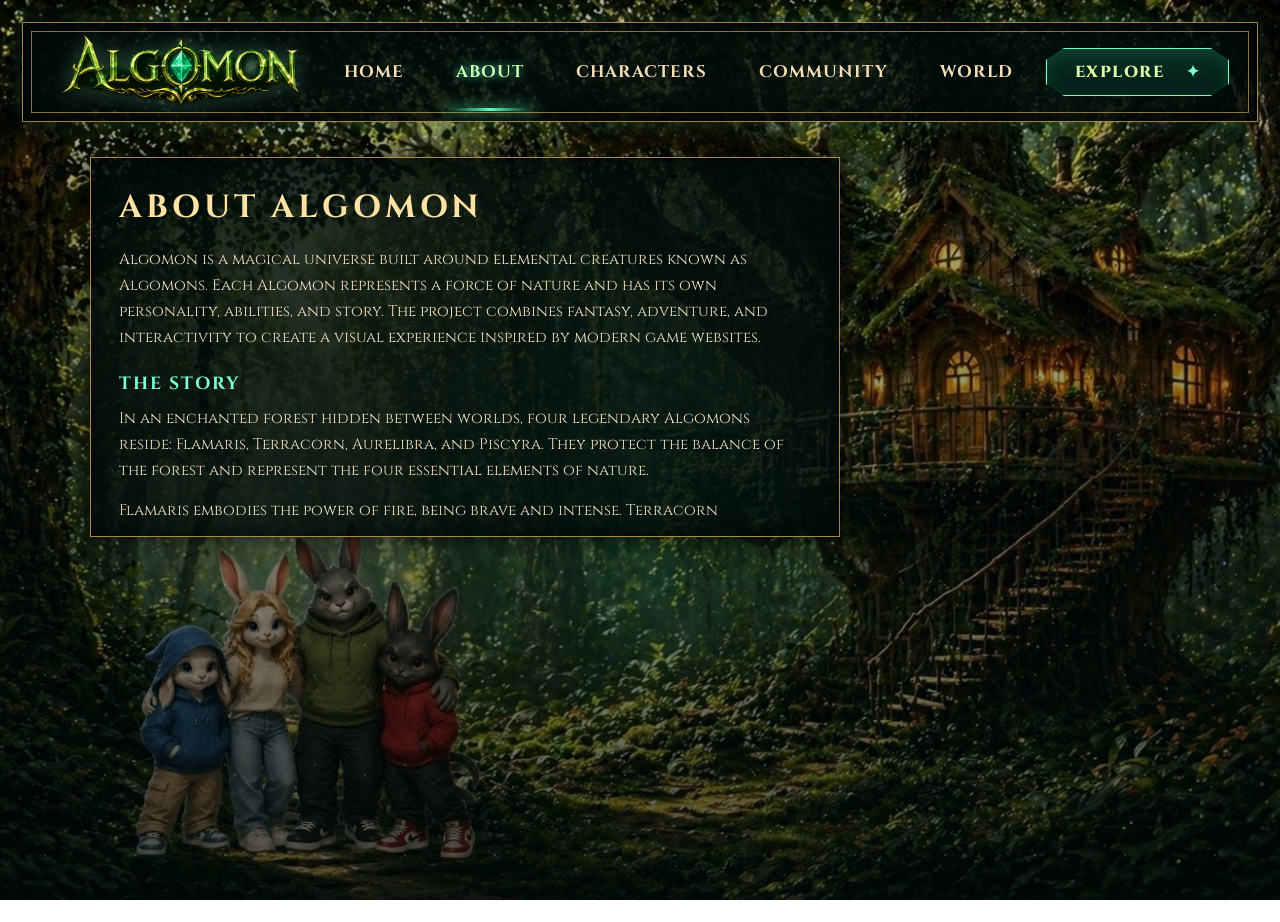
<file: about.html>
<!DOCTYPE html>
<html lang="en">
<head>
  <meta charset="UTF-8" />
  <meta name="viewport" content="width=device-width, initial-scale=1.0" />
  <title>Algomon | About</title>
  <link rel="stylesheet" href="style.css" />
</head>

<body class="about-page">
  <div class="page-overlay"></div>

  <header class="top-nav">
    <div class="nav-logo">
      <img src="assets/images/logo.png" alt="Algomon Logo" />
    </div>

    <nav>
      <ul>
        <li><a href="index.html">Home</a></li>
        <li><a class="active" href="about.html">About</a></li>
        <li><a href="characters.html">Characters</a></li>
        <li><a href="community.html">Community</a></li>
        <li><a href="world.html">World</a></li>
      </ul>
    </nav>

    <a href="characters.html" class="play-button">Explore <span>✦</span></a>
  </header>

  <main class="about-container">
    <section class="about-text-box">
      <h1>About Algomon</h1>

      <div class="about-scroll">
        <p>
          Algomon is a magical universe built around elemental creatures known as Algomons.
          Each Algomon represents a force of nature and has its own personality, abilities,
          and story. The project combines fantasy, adventure, and interactivity to create
          a visual experience inspired by modern game websites.
        </p>

        <h2>The Story</h2>
        <p>
          In an enchanted forest hidden between worlds, four legendary Algomons reside:
          Flamaris, Terracorn, Aurelibra, and Piscyra. They protect the balance of the forest
          and represent the four essential elements of nature.
        </p>

        <p>
          Flamaris embodies the power of fire, being brave and intense. Terracorn represents
          the earth, symbolizing strength, protection, and resilience. Aurelibra controls the air,
          bringing balance, speed, and elegance. Piscyra holds the power of water, characterized
          by intuition, sensitivity, and magical abilities.
        </p>

        <h2>Project Purpose</h2>
        <p>
          This website was initially created as part of a Client Side Programming academic project.
          The first version aimed to demonstrate knowledge of HTML, CSS, and JavaScript, including
          page navigation, interactive elements, and visual design.
        </p>

        <p>
          Currently, the project is being refined as part of my personal portfolio. The focus is now
          on transforming Algomon into a more complete, modern, and professional experience, with
          improved UI/UX, interactivity, responsiveness, and visual identity.
        </p>

        <h2>Future Vision</h2>
        <p>
          The evolution of Algomon includes new pages, animations, improved user experience,
          a more advanced character selection system, and potential playable elements in the future.
        </p>
      </div>
    </section>
  </main>

  <script src="script.js"></script>
</body>
</html>
</file>
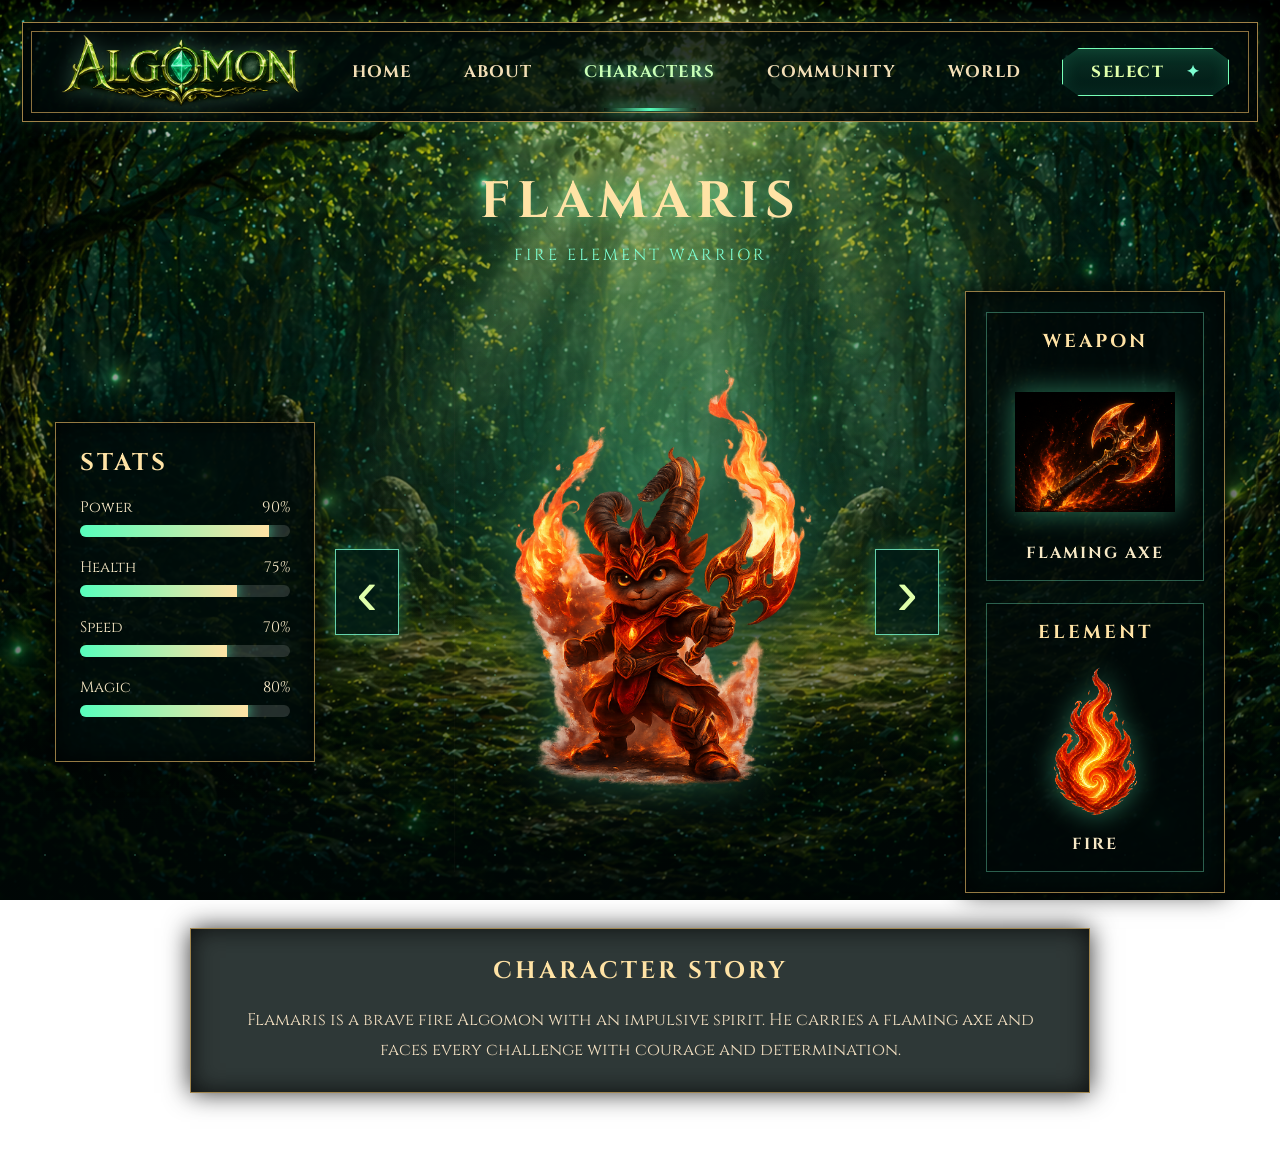
<file: characters.html>
<!DOCTYPE html>
<html lang="en">
<head>
  <meta charset="UTF-8" />
  <meta name="viewport" content="width=device-width, initial-scale=1.0" />
  <title>Algomon | Characters</title>
  <link rel="stylesheet" href="style.css" />
</head>

<body class="characters-page">
  <div class="page-overlay"></div>

  <header class="top-nav">
    <div class="nav-logo">
      <img src="assets/images/logo.png" alt="Algomon Logo" />
    </div>

    <nav>
      <ul>
        <li><a href="index.html">Home</a></li>
        <li><a href="about.html">About</a></li>
        <li><a class="active" href="characters.html">Characters</a></li>
        <li><a href="community.html">Community</a></li>
        <li><a href="world.html">World</a></li>
      </ul>
    </nav>

    <a href="#" class="play-button">Select <span>✦</span></a>
  </header>

  <main class="character-select">

    <section class="character-title">
      <h1 id="characterName">Flamaris</h1>
      <p id="characterSubtitle">Fire Element Warrior</p>
    </section>

    <section class="character-screen">

      <aside class="power-panel">
        <h2>Stats</h2>

        <div class="stat">
          <p>Power <span id="powerValue">90%</span></p>
          <div class="bar"><span id="powerBar"></span></div>
        </div>

        <div class="stat">
          <p>Health <span id="healthValue">75%</span></p>
          <div class="bar"><span id="healthBar"></span></div>
        </div>

        <div class="stat">
          <p>Speed <span id="speedValue">70%</span></p>
          <div class="bar"><span id="speedBar"></span></div>
        </div>

        <div class="stat">
          <p>Magic <span id="magicValue">80%</span></p>
          <div class="bar"><span id="magicBar"></span></div>
        </div>
      </aside>

      <button class="arrow-btn left" id="prevCharacter">‹</button>

      <div class="character-center">
        <img id="characterImage" src="assets/images/flamaris.png" alt="Flamaris" />
      </div>

      <button class="arrow-btn right" id="nextCharacter">›</button>

      <aside class="equipment-panel">
        <div class="info-box">
          <h3>Weapon</h3>
          <img id="weaponImage" src="assets/images/flamaris-weapon.png" alt="Flamaris weapon" />
          <p id="weaponName">Flaming Axe</p>
        </div>

        <div class="info-box">
          <h3>Element</h3>
          <img id="elementImage" src="assets/images/fire-element.png" alt="Fire element" />
          <p id="elementName">Fire</p>
        </div>
      </aside>

    </section>

    <section class="story-panel">
      <h2>Character Story</h2>
      <p id="characterStory">
        Flamaris is a brave fire Algomon with an impulsive spirit. He carries a flaming axe and faces every challenge with courage and determination.
      </p>
    </section>

  </main>

  <script src="script.js"></script>
</body>
</html>
</file>
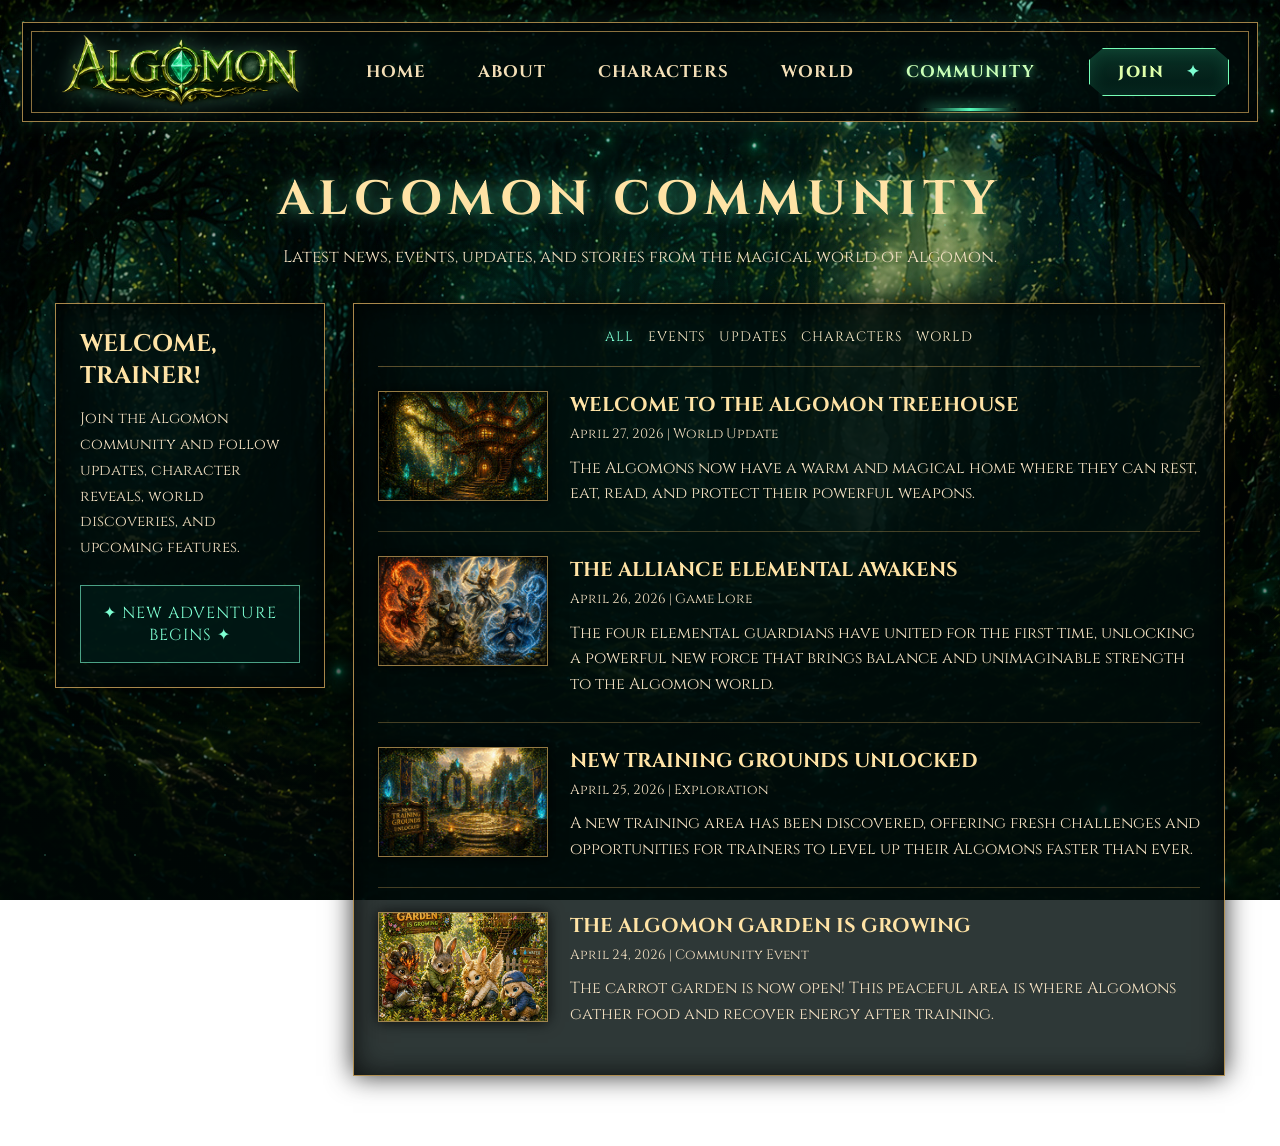
<file: community.html>
<!DOCTYPE html>
<html lang="en">
<head>
  <meta charset="UTF-8" />
  <meta name="viewport" content="width=device-width, initial-scale=1.0" />
  <title>Algomon | Community</title>
  <link rel="stylesheet" href="style.css" />
</head>

<body class="community-page">
  <div class="page-overlay"></div>

  <header class="top-nav">
    <div class="nav-logo">
      <img src="assets/images/logo.png" alt="Algomon Logo" />
    </div>

    <nav>
      <ul>
        <li><a href="index.html">Home</a></li>
        <li><a href="about.html">About</a></li>
        <li><a href="characters.html">Characters</a></li>
        <li><a href="world.html">World</a></li>
        <li><a class="active" href="community.html">Community</a></li>
      </ul>
    </nav>

    <a href="characters.html" class="play-button">Join <span>✦</span></a>
  </header>

  <main class="community-container">
    <section class="community-header">
      <h1>Algomon Community</h1>
      <p>Latest news, events, updates, and stories from the magical world of Algomon.</p>
    </section>

    <section class="community-layout">
      <aside class="community-sidebar">
        <h2>Welcome, Trainer!</h2>
        <p>
          Join the Algomon community and follow updates, character reveals,
          world discoveries, and upcoming features.
        </p>

        <div class="community-badge">
          ✦ New Adventure Begins ✦
        </div>
      </aside>

      <section class="news-panel">
        <div class="news-tabs">
          <span class="active-tab">All</span>
          <span>Events</span>
          <span>Updates</span>
          <span>Characters</span>
          <span>World</span>
        </div>

        <article class="news-item">
          <img src="assets/images/community1.png" alt="Algomon Treehouse" />
          <div>
            <h2>Welcome to the Algomon Treehouse</h2>
            <p class="news-date">April 27, 2026 | World Update</p>
            <p>
              The Algomons now have a warm and magical home where they can rest,
              eat, read, and protect their powerful weapons.
            </p>
          </div>
        </article>

        <article class="news-item">
          <img src="assets/images/community2.png" alt="Alliance" />
          <div>
            <h2>The Alliance Elemental Awakens</h2>
            <p class="news-date">April 26, 2026 | Game Lore</p>
            <p>
                The four elemental guardians have united for the first time,
                unlocking a powerful new force that brings balance and unimaginable strength to the Algomon world.
            </p>
          </div>
        </article>

        <article class="news-item">
          <img src="assets/images/community3.png" alt="New Training" />
          <div>
            <h2>New Training Grounds Unlocked</h2>
            <p class="news-date">April 25, 2026 | Exploration</p>
            <p>
                A new training area has been discovered, offering fresh challenges 
                and opportunities for trainers to level up their Algomons faster than ever.
            </p>
          </div>
        </article>

        <article class="news-item">
          <img src="assets/images/community4.png" alt="Algomon Garden" />
          <div>
            <h2>The Algomon Garden is Growing</h2>
            <p class="news-date">April 24, 2026 | Community Event</p>
            <p>
              The carrot garden is now open! This peaceful area is where Algomons
              gather food and recover energy after training.
            </p>
          </div>
        </article>
      </section>
    </section>
  </main>

  <script src="script.js"></script>
</body>
</html>
</file>
<file: style.css>
@import url('https://fonts.googleapis.com/css2?family=Cinzel:wght@400;500;600;700;900&display=swap');

* {
  margin: 0;
  padding: 0;
  box-sizing: border-box;
}

html {
  scroll-behavior: smooth;
}

body {
  min-height: 100vh;
  font-family: 'Cinzel', serif;
  color: #f7e9c6;
  background-image: url('assets/images/background2.jpg');
  background-size: cover;
  background-position: center;
  background-attachment: fixed;
  overflow-x: hidden;
}

.page-overlay {
  position: fixed;
  inset: 0;
  background:
    radial-gradient(circle at center, rgba(44, 255, 183, 0.12), transparent 35%),
    linear-gradient(to bottom, rgba(0, 0, 0, 0.2), rgba(0, 10, 8, 0.65));
  z-index: -1;
}

body::before {
  content: "";
  position: fixed;
  inset: 0;
  background-image:
    radial-gradient(#7dffd2 1px, transparent 1px),
    radial-gradient(#b8ffdd 1px, transparent 1px);
  background-size: 90px 90px, 130px 130px;
  background-position: 0 0, 40px 60px;
  opacity: 0.18;
  animation: floatingLights 18s linear infinite;
  pointer-events: none;
  z-index: 0;
}

@keyframes floatingLights {
  from {
    transform: translateY(0);
  }
  to {
    transform: translateY(-80px);
  }
}

/* NAVBAR */

.top-nav {
  width: calc(100% - 44px);
  margin: 22px auto 0;
  min-height: 80px;
  padding: 8px 28px;
  display: flex;
  align-items: center;
  justify-content: space-between;
  background: rgba(1, 13, 12, 0.78);
  border: 1px solid rgba(199, 159, 87, 0.8);
  box-shadow:
    0 0 22px rgba(83, 255, 194, 0.12),
    inset 0 0 30px rgba(0, 0, 0, 0.85);
  position: relative;
  z-index: 10;
}

.top-nav::before,
.top-nav::after {
  content: "";
  position: absolute;
  inset: 8px;
  border: 1px solid rgba(199, 159, 87, 0.45);
  pointer-events: none;
}

.nav-logo img {
  width: 260px;
  height: auto;
  display: block;
  filter: drop-shadow(0 0 10px rgba(161, 255, 208, 0.25));
}

.nav-logo {
  display: flex;
  align-items: center;
}

nav ul {
  display: flex;
  align-items: center;
  gap: 52px;
  list-style: none;
}

nav a {
  position: relative;
  color: #f3dfb7;
  text-decoration: none;
  text-transform: uppercase;
  font-size: 1.05rem;
  font-weight: 700;
  letter-spacing: 1px;
  transition: 0.3s ease;
}

nav a:hover,
nav a.active {
  color: #caffb7;
  text-shadow: 0 0 10px rgba(93, 255, 188, 0.8);
}

nav a.active::after {
  content: "";
  position: absolute;
  left: 50%;
  bottom: -28px;
  width: 92px;
  height: 3px;
  transform: translateX(-50%);
  background: linear-gradient(90deg, transparent, #57ffbd, transparent);
  box-shadow: 0 0 14px #57ffbd;
}

.play-button,
.main-button,
.small-button {
  text-decoration: none;
  text-transform: uppercase;
  color: #dfffaa;
  background: linear-gradient(180deg, rgba(10, 52, 39, 0.96), rgba(1, 24, 20, 0.96));
  border: 1px solid #77ffb7;
  box-shadow:
    0 0 16px rgba(83, 255, 184, 0.45),
    inset 0 0 18px rgba(88, 255, 187, 0.14);
  transition: 0.3s ease;
}

.play-button {
  padding: 12px 28px;
  font-size: 1rem;
  font-weight: 800;
  letter-spacing: 1.5px;
  clip-path: polygon(10% 0, 90% 0, 100% 25%, 100% 75%, 90% 100%, 10% 100%, 0 75%, 0 25%);
}

.play-button span {
  margin-left: 16px;
  color: #7dffd2;
}

.play-button:hover,
.main-button:hover,
.small-button:hover {
  transform: translateY(-3px);
  box-shadow:
    0 0 26px rgba(83, 255, 184, 0.8),
    inset 0 0 22px rgba(88, 255, 187, 0.25);
}

/* HERO */

main {
  position: relative;
  z-index: 1;
}

.hero {
  max-width: 900px;
  margin: 70px auto 30px;
  text-align: center;
  padding: 0 24px;
}

.hero-logo {
  width: 700px;
  max-width: 90%;
  filter:
    drop-shadow(0 0 18px rgba(104, 255, 190, 0.28))
    drop-shadow(0 8px 12px rgba(0, 0, 0, 0.8));
}

.hero h2 {
  margin-top: 24px;
  color: #f4e7c8;
  font-size: 1.35rem;
  text-transform: uppercase;
  letter-spacing: 9px;
  font-weight: 700;
  text-shadow: 0 0 12px rgba(0, 0, 0, 0.9);
}

.divider {
  width: 480px;
  max-width: 85%;
  margin: 18px auto;
  display: flex;
  align-items: center;
  justify-content: center;
  gap: 14px;
  color: #5dffc0;
  text-shadow: 0 0 12px #5dffc0;
}

.divider span {
  height: 1px;
  flex: 1;
  background: linear-gradient(90deg, transparent, rgba(218, 176, 93, 0.75), transparent);
}

.hero p {
  max-width: 650px;
  margin: 0 auto;
  color: #f1dfc1;
  font-size: 1.12rem;
  line-height: 1.8;
  text-shadow: 0 2px 4px #000;
}

.main-button {
  display: inline-block;
  margin-top: 28px;
  padding: 18px 52px;
  font-size: 1.3rem;
  font-weight: 900;
  letter-spacing: 1px;
  clip-path: polygon(7% 0, 93% 0, 100% 28%, 100% 72%, 93% 100%, 7% 100%, 0 72%, 0 28%);
}

.main-button span {
  margin-left: 16px;
}

/* INFO PANEL */

.info-panel {
  max-width: 1160px;
  margin: 55px auto 0;
  padding: 28px 34px;
  display: grid;
  grid-template-columns: 1fr 1px 1fr;
  gap: 30px;
  background: rgba(1, 13, 12, 0.78);
  border: 1px solid rgba(199, 159, 87, 0.85);
  box-shadow:
    0 0 25px rgba(0, 0, 0, 0.75),
    inset 0 0 35px rgba(0, 0, 0, 0.75);
  position: relative;
}

.info-panel::before {
  content: "";
  position: absolute;
  inset: 8px;
  border: 1px solid rgba(199, 159, 87, 0.35);
  pointer-events: none;
}

.panel-column {
  position: relative;
  z-index: 2;
}

.panel-column h3 {
  display: flex;
  align-items: center;
  justify-content: center;
  gap: 18px;
  margin-bottom: 24px;
  color: #f6e2ba;
  text-transform: uppercase;
  letter-spacing: 3px;
  font-size: 1.05rem;
}

.panel-column h3 span {
  width: 90px;
  height: 1px;
  background: linear-gradient(90deg, transparent, #5dffc0, transparent);
  box-shadow: 0 0 10px #5dffc0;
}

.featured-content,
.news-content {
  display: grid;
  grid-template-columns: 1.15fr 0.85fr;
  gap: 24px;
  align-items: center;
}

.news-content {
  grid-template-columns: 0.8fr 1fr;
}

.featured-content img,
.news-content img {
  width: 100%;
  height: 190px;
  object-fit: cover;
  border: 1px solid rgba(199, 159, 87, 0.55);
  box-shadow: 0 0 18px rgba(0, 0, 0, 0.8);
}

.featured-content h4,
.news-content h4 {
  color: #ffe3a5;
  text-transform: uppercase;
  letter-spacing: 1.5px;
  font-size: 1rem;
  margin-bottom: 14px;
}

.featured-content p,
.news-content p {
  color: #f1dfc1;
  font-size: 0.95rem;
  line-height: 1.7;
  margin-bottom: 20px;
}

.small-button {
  display: inline-block;
  padding: 11px 28px;
  font-size: 0.8rem;
  font-weight: 800;
  letter-spacing: 1px;
  clip-path: polygon(9% 0, 91% 0, 100% 25%, 100% 75%, 91% 100%, 9% 100%, 0 75%, 0 25%);
}

.vertical-line {
  background: linear-gradient(to bottom, transparent, rgba(199, 159, 87, 0.45), transparent);
}

/* SCROLL */

.scroll-text {
  margin: 22px auto 30px;
  text-align: center;
  color: #f1dfc1;
  text-transform: uppercase;
  letter-spacing: 6px;
}

.scroll-text p {
  font-size: 0.95rem;
}

.scroll-text span {
  display: block;
  margin-top: 6px;
  color: #61ffc4;
  font-size: 2.4rem;
  line-height: 1;
  text-shadow: 0 0 18px #61ffc4;
  animation: bounce 1.8s infinite;
}

@keyframes bounce {
  0%, 100% {
    transform: translateY(0);
  }

  50% {
    transform: translateY(8px);
  }
}

/* RESPONSIVE */

@media (max-width: 1050px) {
  .top-nav {
    height: auto;
    padding: 24px;
    flex-direction: column;
    gap: 22px;
  }

  nav ul {
    gap: 24px;
    flex-wrap: wrap;
    justify-content: center;
  }

  nav a.active::after {
    bottom: -10px;
  }

  .info-panel {
    grid-template-columns: 1fr;
  }

  .vertical-line {
    height: 1px;
  }
}

@media (max-width: 700px) {
  .nav-logo img {
    width: 190px;
  }

  nav ul {
    gap: 16px;
  }

  nav a {
    font-size: 0.85rem;
  }

  .hero {
    margin-top: 45px;
  }

  .hero h2 {
    font-size: 0.9rem;
    letter-spacing: 4px;
  }

  .hero p {
    font-size: 1rem;
  }

  .featured-content,
  .news-content {
    grid-template-columns: 1fr;
    text-align: center;
  }

  .info-panel {
    width: calc(100% - 28px);
    padding: 24px 18px;
  }

  .play-button,
  .main-button {
    font-size: 1rem;
  }
}
/* CHARACTER SELECTION PAGE */

.characters-page {
  background-image: url('assets/images/characters-background.png');
}

.character-select {
  min-height: calc(100vh - 120px);
  padding: 45px 24px 60px;
}

.character-title {
  text-align: center;
  margin-bottom: 25px;
}

.character-title h1 {
  font-size: 3.2rem;
  color: #ffe3a5;
  text-transform: uppercase;
  letter-spacing: 6px;
  text-shadow: 0 0 18px rgba(93, 255, 188, 0.6);
}

.character-title p {
  margin-top: 8px;
  color: #7dffd2;
  text-transform: uppercase;
  letter-spacing: 3px;
}

.character-screen {
  width: 1200px;
  max-width: 95%;
  min-height: 560px;
  margin: 0 auto;
  display: grid;
  grid-template-columns: 260px 70px 1fr 70px 260px;
  align-items: center;
  gap: 20px;
  position: relative;
}

.power-panel,
.equipment-panel,
.story-panel {
  background: rgba(1, 13, 12, 0.82);
  border: 1px solid rgba(199, 159, 87, 0.75);
  box-shadow:
    0 0 24px rgba(0, 0, 0, 0.8),
    inset 0 0 24px rgba(0, 0, 0, 0.75);
}

.power-panel {
  padding: 24px;
}

.power-panel h2,
.story-panel h2,
.info-box h3 {
  color: #ffe3a5;
  text-transform: uppercase;
  letter-spacing: 3px;
  margin-bottom: 18px;
}

.stat {
  margin-bottom: 20px;
}

.stat p {
  display: flex;
  justify-content: space-between;
  color: #f7e9c6;
  margin-bottom: 7px;
  font-size: 0.95rem;
}

.bar {
  width: 100%;
  height: 12px;
  background: rgba(255, 255, 255, 0.14);
  border-radius: 20px;
  overflow: hidden;
}

.bar span {
  display: block;
  height: 100%;
  width: 0;
  background: linear-gradient(90deg, #56ffbc, #ffe3a5);
  box-shadow: 0 0 14px rgba(86, 255, 188, 0.9);
  transition: width 0.5s ease;
}

.character-center {
  height: 560px;
  display: flex;
  align-items: center;
  justify-content: center;
}

.character-center img {
  max-height: 100%;
  max-width: 100%;
  object-fit: contain;
  filter:
    drop-shadow(0 0 25px rgba(93, 255, 188, 0.35))
    drop-shadow(0 18px 18px rgba(0, 0, 0, 0.9));
  animation: characterFloat 3.5s ease-in-out infinite;
}

@keyframes characterFloat {
  0%, 100% {
    transform: translateY(0);
  }

  50% {
    transform: translateY(-12px);
  }
}

.arrow-btn {
  width: 64px;
  height: 86px;
  border: 1px solid rgba(125, 255, 210, 0.8);
  background: rgba(0, 30, 25, 0.72);
  color: #dfffaa;
  font-size: 4rem;
  line-height: 1;
  cursor: pointer;
  box-shadow: 0 0 18px rgba(83, 255, 184, 0.35);
  transition: 0.3s ease;
}

.arrow-btn:hover {
  transform: scale(1.08);
  background: rgba(20, 70, 55, 0.9);
  box-shadow: 0 0 28px rgba(83, 255, 184, 0.7);
}

.equipment-panel {
  display: grid;
  gap: 22px;
  padding: 20px;
}

.info-box {
  text-align: center;
  padding: 16px;
  border: 1px solid rgba(125, 255, 210, 0.35);
  background: rgba(0, 0, 0, 0.28);
}

.info-box img {
  width: 160px;
  height: 160px;
  object-fit: contain;
  margin: 10px auto;
  display: block;
  filter: drop-shadow(0 0 14px rgba(93, 255, 188, 0.45));
}

.info-box p {
  color: #f7e9c6;
  text-transform: uppercase;
  letter-spacing: 2px;
  font-weight: 700;
}

.story-panel {
  width: 900px;
  max-width: 92%;
  margin: 35px auto 0;
  padding: 26px 34px;
  text-align: center;
}

.story-panel p {
  color: #f1dfc1;
  line-height: 1.8;
  font-size: 1.05rem;
}

@media (max-width: 1050px) {
  .character-screen {
    grid-template-columns: 1fr;
  }

  .arrow-btn {
    margin: 0 auto;
  }

  .left {
    order: 2;
  }

  .character-center {
    order: 1;
    height: 430px;
  }

  .right {
    order: 3;
  }

  .power-panel {
    order: 4;
  }

  .equipment-panel {
    order: 5;
  }
}

@media (max-width: 600px) {
  .character-title h1 {
    font-size: 2.1rem;
    letter-spacing: 3px;
  }

  .character-center {
    height: 360px;
  }

  .story-panel {
    padding: 22px;
  }
}

.character-center img {
  transition: opacity 0.3s ease, transform 0.3s ease;
}

.character-center img:hover {
  transform: scale(1.05);
  filter:
    drop-shadow(0 0 35px rgba(93, 255, 188, 0.6))
    drop-shadow(0 18px 25px rgba(0, 0, 0, 1));
}

/* ABOUT PAGE */

.about-page {
  background-image: url('assets/images/about-background.jpg');
  background-size: cover;
  background-position: center;
  background-attachment: fixed;
}

.about-container {
  min-height: calc(100vh - 110px);
  display: flex;
  align-items: flex-start;
  justify-content: flex-start;
  padding: 35px 0 70px 90px;
}

.about-text-box {
  width: 750px;
  max-height: 380px;
  padding: 28px;
  background: rgba(1, 13, 12, 0.78);
  border: 1px solid rgba(199, 159, 87, 0.85);
  box-shadow:
    0 0 25px rgba(0, 0, 0, 0.8),
    inset 0 0 28px rgba(0, 0, 0, 0.75);
}

.about-text-box h1 {
  color: #ffe3a5;
  text-transform: uppercase;
  letter-spacing: 4px;
  margin-bottom: 18px;
  font-size: 2rem;
}

.about-scroll {
  max-height: 270px;
  overflow-y: auto;
  padding-right: 14px;
}

.about-scroll h2 {
  color: #7dffd2;
  margin: 22px 0 10px;
  text-transform: uppercase;
  letter-spacing: 2px;
  font-size: 1.1rem;
}

.about-scroll p {
  color: #f1dfc1;
  line-height: 1.7;
  margin-bottom: 14px;
  font-size: 0.95rem;
}

/* Scrollbar */
.about-scroll::-webkit-scrollbar {
  width: 8px;
}

.about-scroll::-webkit-scrollbar-track {
  background: rgba(255, 255, 255, 0.08);
}

.about-scroll::-webkit-scrollbar-thumb {
  background: linear-gradient(#56ffbc, #ffe3a5);
  border-radius: 10px;
}

/* Responsive */
@media (max-width: 800px) {
  .about-container {
    padding: 40px 24px;
    justify-content: center;
  }

  .about-text-box {
    width: 100%;
    max-height: 560px;
  }
}

/* WORLD PAGE */

.world-page {
  background-image: url("assets/images/background2.jpg");
  background-size: cover;
  background-position: center;
  background-attachment: fixed;
}

.world-container {
  display: flex;
  flex-direction: column;
  align-items: center;
  padding: 40px 20px;
}

.world-slider {
  position: relative;
  width: 1100px;
  max-width: 95%;
  display: flex;
  align-items: center;
  justify-content: center;
}

.world-image-box {
  width: 100%;
  height: 520px;
  overflow: hidden;
  border: 1px solid rgba(199, 159, 87, 0.9);
  box-shadow: 
    0 0 30px rgba(0,0,0,0.8),
    inset 0 0 30px rgba(0,0,0,0.7);
}

.world-image-box img {
  width: 100%;
  height: 100%;
  object-fit: cover;
  transition: opacity 0.4s ease, transform 0.4s ease;
}

/* título */
.world-title {
  margin-top: 20px;
}

.world-title h2 {
  color: #ffe3a5;
  font-size: 2rem;
  letter-spacing: 3px;
  text-transform: uppercase;
}

/* setas */
.arrow {
  position: absolute;
  top: 50%;
  transform: translateY(-50%);
  background: rgba(1, 13, 12, 0.8);
  border: 1px solid rgba(199, 159, 87, 0.8);
  color: #ffe3a5;
  font-size: 28px;
  padding: 14px 18px;
  cursor: pointer;
  transition: 0.3s;
}

.arrow:hover {
  background: rgba(20, 50, 40, 0.9);
  box-shadow: 0 0 15px rgba(125,255,210,0.6);
}

.arrow.left {
  left: -70px;
}

.arrow.right {
  right: -70px;
}

/* mobile */
@media (max-width: 900px) {
  .arrow.left {
    left: 10px;
  }

  .arrow.right {
    right: 10px;
  }

  .world-image-box {
    height: 350px;
  }
}

/* COMMUNITY PAGE */

.community-page {
  background-image: url('assets/images/background2.jpg');
  background-size: cover;
  background-position: center;
  background-attachment: fixed;
}

.community-container {
  padding: 45px 24px 70px;
}

.community-header {
  text-align: center;
  margin-bottom: 35px;
}

.community-header h1 {
  color: #ffe3a5;
  font-size: 3rem;
  text-transform: uppercase;
  letter-spacing: 6px;
  text-shadow: 0 0 18px rgba(93, 255, 188, 0.6);
}

.community-header p {
  margin-top: 14px;
  color: #f1dfc1;
  font-size: 1.05rem;
}

.community-layout {
  width: 1200px;
  max-width: 95%;
  margin: 0 auto;
  display: grid;
  grid-template-columns: 270px 1fr;
  gap: 28px;
}

.community-sidebar,
.news-panel {
  background: rgba(1, 13, 12, 0.82);
  border: 1px solid rgba(199, 159, 87, 0.85);
  box-shadow:
    0 0 25px rgba(0, 0, 0, 0.8),
    inset 0 0 28px rgba(0, 0, 0, 0.75);
}

.community-sidebar {
  padding: 24px;
  height: fit-content;
}

.community-sidebar h2 {
  color: #ffe3a5;
  text-transform: uppercase;
  margin-bottom: 14px;
}

.community-sidebar p {
  color: #f1dfc1;
  line-height: 1.7;
  font-size: 0.95rem;
}

.community-badge {
  margin-top: 24px;
  padding: 16px;
  text-align: center;
  color: #7dffd2;
  border: 1px solid rgba(125, 255, 210, 0.6);
  background: rgba(0, 30, 25, 0.65);
  text-transform: uppercase;
  letter-spacing: 1px;
}

.news-panel {
  padding: 24px;
}

.news-tabs {
  display: flex;
  flex-wrap: wrap;
  gap: 14px;
  justify-content: center;
  padding-bottom: 20px;
  border-bottom: 1px solid rgba(199, 159, 87, 0.45);
}

.news-tabs span {
  color: #f7e9c6;
  text-transform: uppercase;
  font-size: 0.85rem;
  letter-spacing: 1px;
}

.news-tabs .active-tab {
  color: #7dffd2;
  text-shadow: 0 0 12px rgba(125, 255, 210, 0.8);
}

.news-item {
  display: grid;
  grid-template-columns: 170px 1fr;
  gap: 22px;
  padding: 24px 0;
  border-bottom: 1px solid rgba(199, 159, 87, 0.35);
}

.news-item:last-child {
  border-bottom: none;
}

.news-item img {
  width: 170px;
  height: 110px;
  object-fit: cover;
  border: 1px solid rgba(199, 159, 87, 0.75);
  box-shadow: 0 0 14px rgba(0, 0, 0, 0.8);
}

.news-item h2 {
  color: #ffe3a5;
  text-transform: uppercase;
  font-size: 1.25rem;
  margin-bottom: 6px;
}

.news-date {
  color: #7dffd2;
  font-size: 0.85rem;
  margin-bottom: 10px;
}

.news-item p {
  color: #f1dfc1;
  line-height: 1.6;
}

@media (max-width: 900px) {
  .community-layout {
    grid-template-columns: 1fr;
  }

  .news-item {
    grid-template-columns: 1fr;
  }

  .news-item img {
    width: 100%;
    height: 220px;
  }
}
</file>
